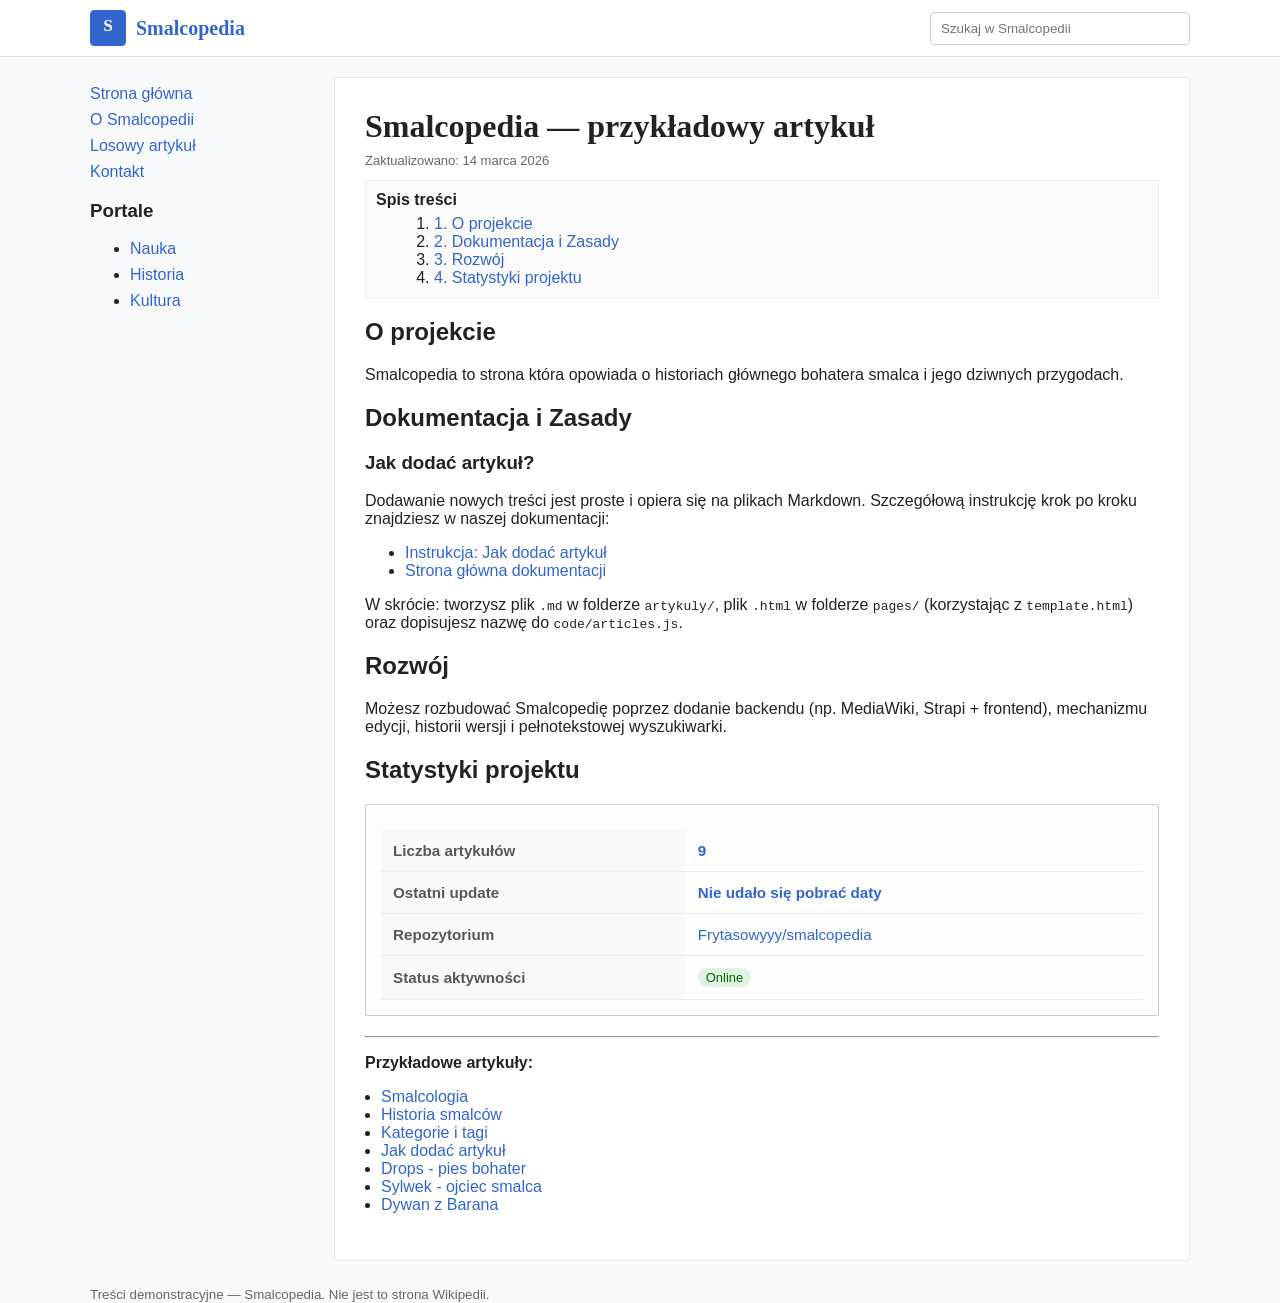
<file: index.html>
<!doctype html>
<html lang="pl">
  <head>
    <meta charset="utf-8" />
    <meta name="viewport" content="width=device-width,initial-scale=1" />
    <title>Smalcopedia — wolna encyklopedia</title>
    <link rel="stylesheet" href="styles/styles.css" />
    <link rel="stylesheet" href="styles/statistics.css" />
  </head>
  <body>
    <header class="site-header">
      <div class="header-inner">
        <a class="logo" href="#" aria-label="Smalcopedia">
          <!-- Simple SVG logo to avoid trademark issues -->
          <svg
            width="36"
            height="36"
            viewBox="0 0 100 100"
            xmlns="http://www.w3.org/2000/svg"
            aria-hidden="true"
          >
            <rect width="100" height="100" rx="12" fill="#3366cc"></rect>
            <text
              x="50%"
              y="58%"
              font-family="Georgia, serif"
              font-size="48"
              fill="#fff"
              text-anchor="middle"
            >
              S
            </text>
          </svg>
          <span class="site-title">Smalcopedia</span>
        </a>
        <form id="searchForm" class="search-form" onsubmit="return false;">
          <input
            id="searchInput"
            type="search"
            placeholder="Szukaj w Smalcopedii"
            aria-label="Szukaj"
          />
        </form>
      </div>
    </header>

    <div class="page-wrap">
      <aside class="sidebar">
        <nav>
          <ul>
            <li><a href="#">Strona główna</a></li>
            <li><a href="#">O Smalcopedii</a></li>
            <li><a href="#" id="randomArticle">Losowy artykuł</a></li>
            <li><a href="#">Kontakt</a></li>
          </ul>
        </nav>
        <section class="portals">
          <h3>Portale</h3>
          <ul>
            <li><a href="#">Nauka</a></li>
            <li><a href="#">Historia</a></li>
            <li><a href="#">Kultura</a></li>
          </ul>
        </section>
      </aside>

      <main class="content">
        <article class="article" id="article-main">
          <h1>Smalcopedia — przykładowy artykuł</h1>
          <div class="meta">Zaktualizowano: 14 marca 2026</div>
          <nav class="toc" aria-label="Spis treści">
            <strong>Spis treści</strong>
            <ol>
              <li><a href="#sekcja-1">1. O projekcie</a></li>
              <li><a href="#sekcja-2">2. Dokumentacja i Zasady</a></li>
              <li><a href="#sekcja-3">3. Rozwój</a></li>
              <li><a href="#statystyki-projektu">4. Statystyki projektu</a></li>
            </ol>
          </nav>

          <section id="sekcja-1">
            <h2>O projekcie</h2>
            <p>
              Smalcopedia to strona która opowiada o historiach głównego
              bohatera smalca i jego dziwnych przygodach.
            </p>
          </section>

          <section id="sekcja-2">
            <h2>Dokumentacja i Zasady</h2>
            <h3>Jak dodać artykuł?</h3>
            <p>
              Dodawanie nowych treści jest proste i opiera się na plikach Markdown. 
              Szczegółową instrukcję krok po kroku znajdziesz w naszej dokumentacji:
            </p>
            <ul>
              <li><a href="docs/jak-dodac-artykul.md">Instrukcja: Jak dodać artykuł</a></li>
              <li><a href="docs/index.md">Strona główna dokumentacji</a></li>
            </ul>
            <p>
              W skrócie: tworzysz plik <code>.md</code> w folderze <code>artykuly/</code>, 
              plik <code>.html</code> w folderze <code>pages/</code> (korzystając z <code>template.html</code>) 
              oraz dopisujesz nazwę do <code>code/articles.js</code>.
            </p>
          </section>

          <section id="sekcja-3">
            <h2>Rozwój</h2>
            <p>
              Możesz rozbudować Smalcopedię poprzez dodanie backendu (np.
              MediaWiki, Strapi + frontend), mechanizmu edycji, historii wersji
              i pełnotekstowej wyszukiwarki.
            </p>
          </section>

          <section id="statystyki-projektu">
            <h2>Statystyki projektu</h2>
            <div class="stats-container">
              <table class="stats-table">
                <tbody>
                  <tr>
                    <th>Liczba artykułów</th>
                    <td id="articleCount" class="stats-value">...</td>
                  </tr>
                  <tr>
                    <th>Ostatni update</th>
                    <td id="lastUpdate" class="stats-value">Pobieranie...</td>
                  </tr>
                  <tr>
                    <th>Repozytorium</th>
                    <td>
                      <a
                        href="https://github.com/Frytasowyyy/smalcopedia"
                        target="_blank"
                        >Frytasowyyy/smalcopedia</a
                      >
                    </td>
                  </tr>
                  <tr>
                    <th>Status aktywności</th>
                    <td><span class="stats-status">Online</span></td>
                  </tr>
                </tbody>
              </table>
            </div>
          </section>

          <hr />
          <p class="references"><strong>Przykładowe artykuły:</strong></p>
          <ul id="articleList" class="article-list">
            <li><a href="#">Smalcologia</a></li>
            <li><a href="#">Historia smalców</a></li>
            <li><a href="#">Kategorie i tagi</a></li>
            <li><a href="#">Jak dodać artykuł</a></li>
            <li><a href="pages/dropsie.html">Drops - pies bohater</a></li>
            <li><a href="pages/sylwek.html">Sylwek - ojciec smalca</a></li>
            <li><a href="pages/dywanzbarana.html">Dywan z Barana</a></li>
          </ul>
        </article>
      </main>
    </div>

    <footer class="site-footer">
      <div class="footer-inner">
        <small
          >Treści demonstracyjne — Smalcopedia. Nie jest to strona
          Wikipedii.</small
        >
      </div>
    </footer>

    <script src="code/articles.js"></script>
    <script src="code/search-engine.js"></script>
    <script src="code/script.js"></script>
    <script src="code/statistics.js"></script>
  </body>
</html>
</file>
<file: styles/styles.css>
/* Podstawowy styl wzorowany na typowym układzie wiki, ale unikalny */
:root{
  --accent:#3366cc;
  --bg:#f8f9fb;
  --text:#222;
}
html,body{height:100%;margin:0;font-family: -apple-system, BlinkMacSystemFont, "Segoe UI", Roboto, "Helvetica Neue", Arial, "Noto Sans", "Liberation Sans", sans-serif;color:var(--text);background:var(--bg);}
a{color:var(--accent);text-decoration:none}
a:hover{text-decoration:underline}

.site-header{background:#fff;border-bottom:1px solid #e1e1e1}
.header-inner{max-width:1100px;margin:0 auto;display:flex;align-items:center;gap:16px;padding:10px 16px}
.logo{display:flex;align-items:center;gap:10px;color:var(--accent);font-weight:700}
.site-title{font-family:Georgia, 'Times New Roman', Times, serif;font-size:20px}
.search-form{margin-left:auto;position:relative}
#searchInput{padding:8px 10px;border:1px solid #cfcfcf;border-radius:4px;width:260px}

/* Search Results Dropdown */
.search-results-dropdown {
  position: absolute;
  top: 100%;
  right: 0;
  width: 320px;
  background: #fff;
  border: 1px solid #ddd;
  border-radius: 4px;
  box-shadow: 0 4px 12px rgba(0,0,0,0.15);
  margin-top: 8px;
  display: none;
  z-index: 1000;
  max-height: 400px;
  overflow-y: auto;
}

.search-results-dropdown.active {
  display: block;
}

.search-item {
  padding: 10px 15px;
  border-bottom: 1px solid #f0f0f0;
  cursor: pointer;
  transition: background 0.2s;
}

.search-item:last-child {
  border-bottom: none;
}

.search-item:hover {
  background: #f5f8ff;
}

.search-item-title {
  font-weight: 700;
  color: var(--accent);
  font-size: 14px;
}

.search-item-desc {
  font-size: 12px;
  color: #666;
  margin-top: 2px;
  white-space: nowrap;
  overflow: hidden;
  text-overflow: ellipsis;
}

.no-results {
  padding: 15px;
  text-align: center;
  color: #999;
  font-size: 14px;
}

.page-wrap{max-width:1100px;margin:20px auto;display:grid;grid-template-columns:220px 1fr;gap:24px;padding:0 16px}
.sidebar{background:transparent}
.sidebar nav ul{list-style:none;padding:0;margin:0}
.sidebar li{margin:8px 0}
.portals{margin-top:18px}

.content{background:#fff;padding:22px;border:1px solid #e6e6e6;border-radius:4px}
.article h1{font-family:Georgia, 'Times New Roman', Times, serif;font-size:32px;margin:0 0 8px}
.meta{color:#666;font-size:13px;margin-bottom:12px}
.toc{background:#fafafa;border:1px solid #eee;padding:10px;margin:10px 0}
.toc ol{margin:6px 0 0 18px}
.section h2{font-size:20px}
.article-list{padding-left:16px}

blockquote {
  margin: 20px 0;
  padding: 15px 25px;
  background-color: #f0f4f8;
  border-left: 5px solid var(--accent);
  border-radius: 0 8px 8px 0;
  font-style: italic;
  color: #444;
  position: relative;
  line-height: 1.6;
  display: flow-root; /* Creates BFC to respect floated infobox without clipping */
  margin-right: 20px; /* Extra breathing room from the right (infobox side) */
  transition: transform 0.2s ease, box-shadow 0.2s ease;
}

blockquote:hover {
  transform: translateX(5px);
  box-shadow: -2px 5px 15px rgba(0,0,0,0.05);
}

blockquote::before {
  content: "“";
  font-family: Georgia, serif;
  font-size: 60px;
  color: rgba(51, 102, 204, 0.1);
  position: absolute;
  top: -10px;
  left: 10px;
}

.site-footer{margin:24px 0 40px}
.footer-inner{max-width:1100px;margin:0 auto;padding:0 16px;color:#666}

/* Upewnij się, że .content ma tę właściwość, aby infobox nie wystawał dołem */
.content {
  background: #fff;
  padding: 30px;
  border: 1px solid #e6e6e6;
  border-radius: 4px;
  overflow: hidden; /* Czyści floaty wewnątrz kontenera */
  position: relative;
}

/* Infobox - teraz sztywno trzyma się prawej strony wewnątrz .content */
.infobox {
  width: 280px;
  background: #f8f9fa;
  border: 1px solid #a2a9b1;
  padding: 8px;
  float: right; /* To jest kluczowe */
  margin: 0 0 20px 20px; /* Odstęp od tekstu z lewej i z dołu */
  font-size: 0.88em;
  line-height: 1.4;
  box-sizing: border-box;
}

.infobox-title {
  text-align: center;
  font-size: 1.2em;
  font-weight: bold;
  background: #cedff2;
  padding: 10px;
  margin: -8px -8px 10px -8px; /* Idealne dopasowanie do brzegów infoboxu */
  border-bottom: 1px solid #a2a9b1;
}

.infobox-image {
  text-align: center;
  margin-bottom: 10px;
}

.infobox-image img {
  max-width: 100%;
  height: auto;
  display: block;
  margin: 0 auto;
}

.infobox-table {
  width: 100%;
  border-collapse: collapse;
}

.infobox-table th {
  text-align: left;
  vertical-align: top;
  width: 40%;
  padding: 6px 4px;
  border-top: 1px solid #a2a9b1;
  background-color: #f2f2f2;
}

.infobox-table td {
  padding: 6px 4px;
  border-top: 1px solid #a2a9b1;
}

/* RESPONSYWNOŚĆ */

/* Dla średnich ekranów (tablety) */
@media (max-width: 900px) {
  .page-wrap {
    grid-template-columns: 1fr; /* Sidebar ląduje nad Contentem */
  }
}

/* Dla telefonów */
@media (max-width: 600px) {
  .infobox {
    float: none;      /* Przestaje płynąć */
    width: 100%;      /* Zajmuje całą szerokość .content */
    margin: 0 0 20px 0; /* Resetuje boczne marginesy */
  }
  
  .content {
    padding: 15px;    /* Mniejszy padding na mobile */
  }
}
</file>
<file: styles/statistics.css>
/* Styl dla tabeli statystyk projektu */
.stats-container {
    margin: 20px 0;
    padding: 15px;
    background-color: #fdfdfd;
    border: 1px solid #c8ccd1;
    border-radius: 2px;
}

.stats-table {
    width: 100%;
    border-collapse: collapse;
    font-size: 0.95em;
    margin-top: 10px;
}

.stats-table caption {
    text-align: left;
    font-weight: bold;
    font-size: 1.1em;
    padding-bottom: 8px;
    color: #333;
}

.stats-table th, .stats-table td {
    padding: 12px;
    text-align: left;
    border-bottom: 1px solid #eaecf0;
}

.stats-table th {
    background-color: #f8f9fa;
    color: #54595d;
    font-weight: 600;
    width: 40%;
}

.stats-table tr:hover {
    background-color: #f2f5f7;
}

.stats-value {
    font-weight: bold;
    color: #3366cc;
}

.stats-status {
    display: inline-block;
    padding: 2px 8px;
    border-radius: 12px;
    font-size: 0.85em;
    background-color: #e2f2e2;
    color: #006600;
}
</file>
